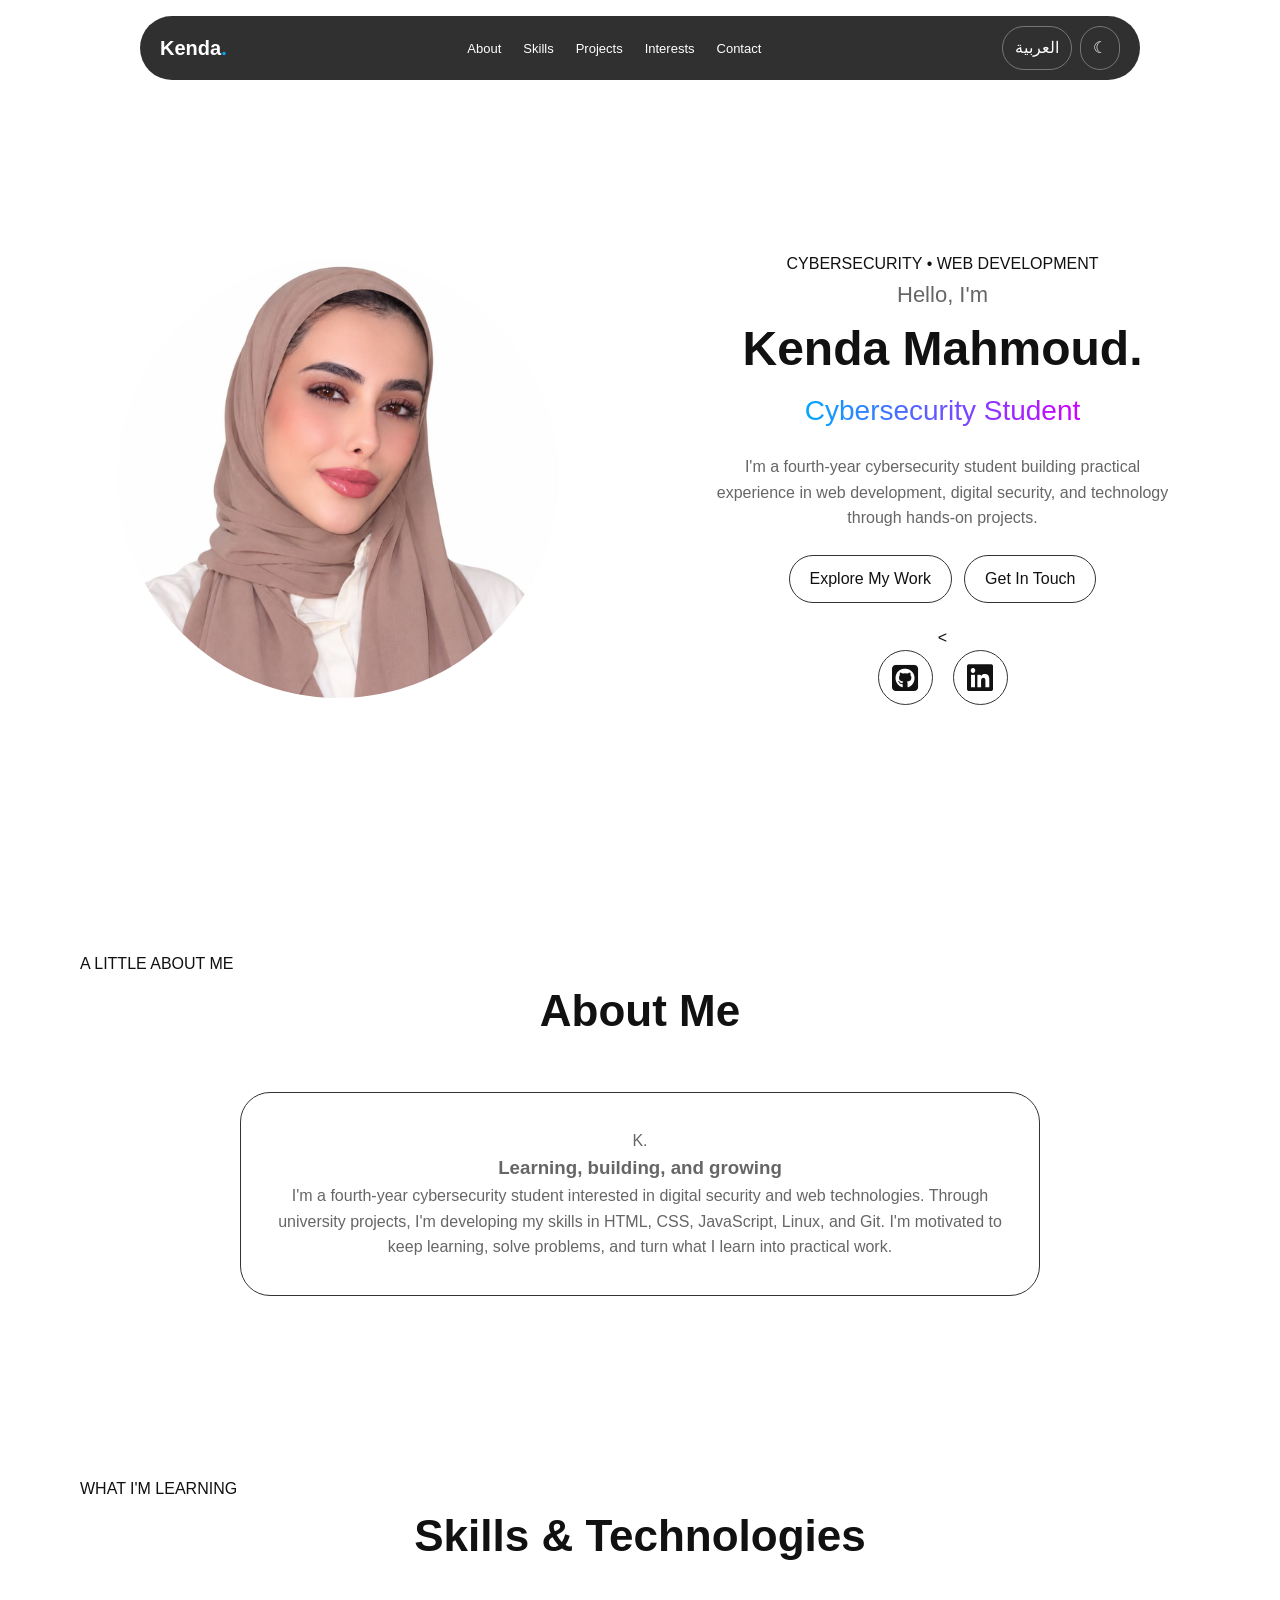
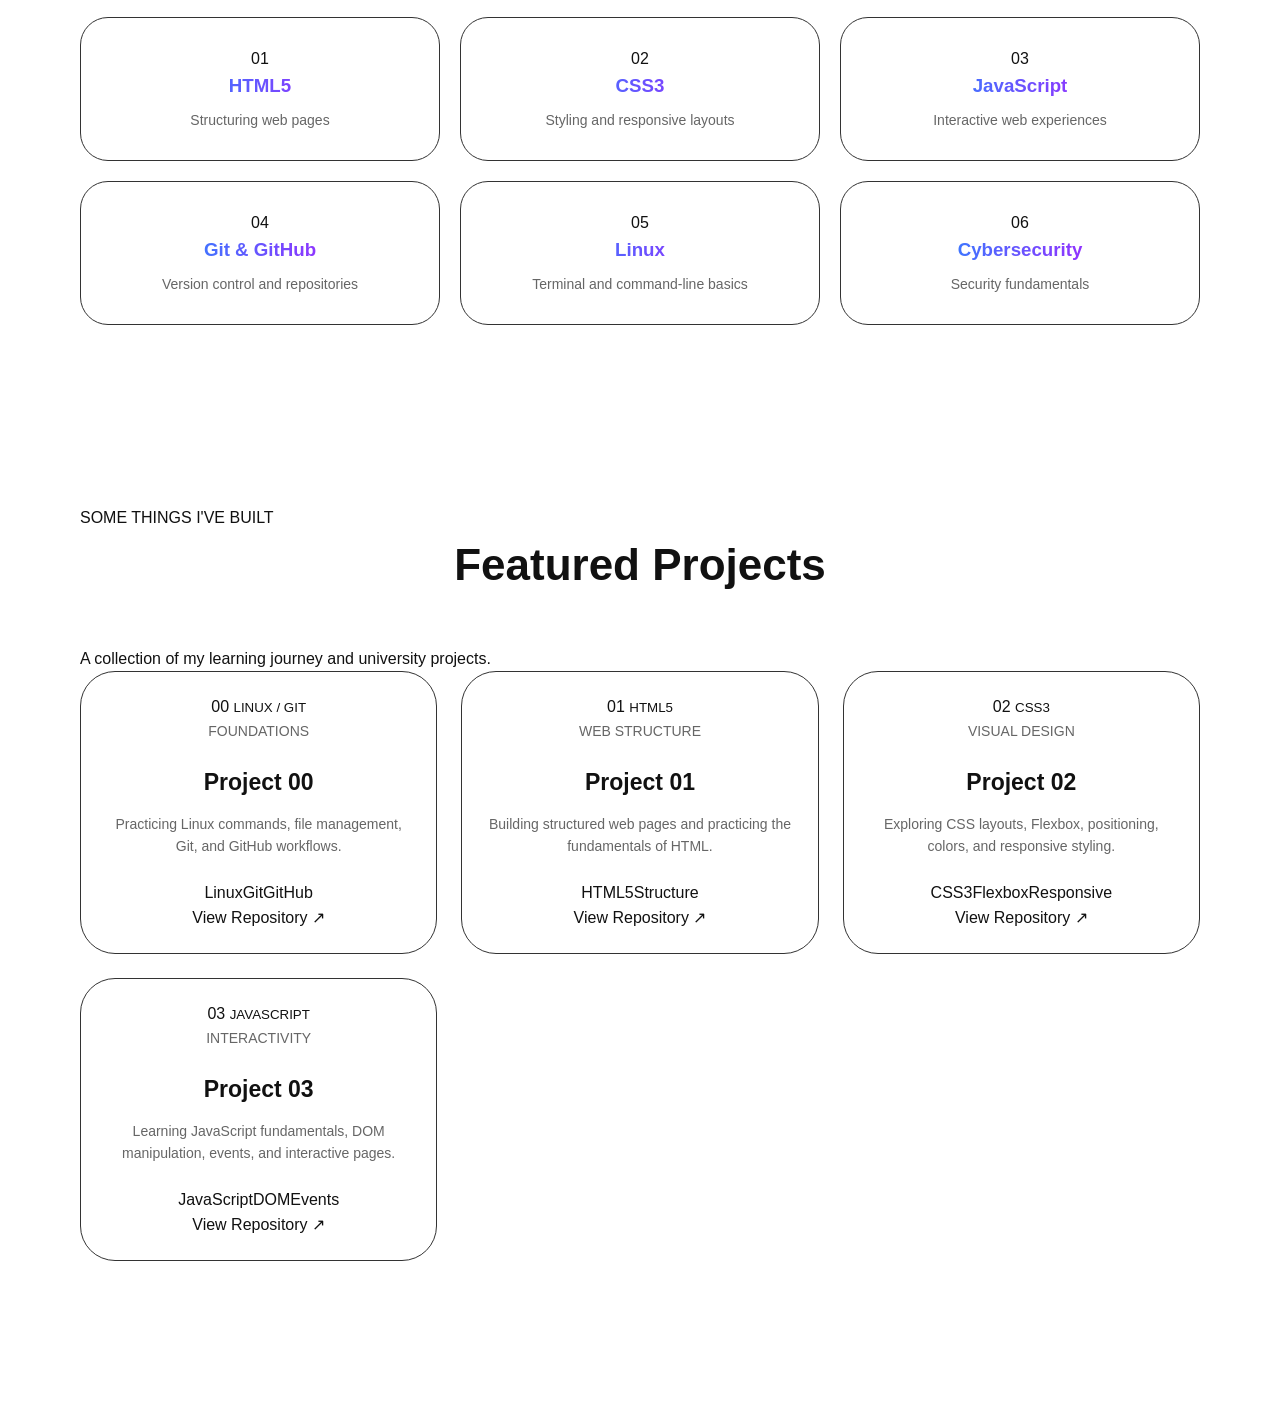
<file: index.html>
<!DOCTYPE html>
<html lang="en">
<head>
  <meta charset="UTF-8">
  <meta name="viewport" content="width=device-width, initial-scale=1.0">
  <meta http-equiv="refresh" content="0; url=ex00/">
  <title>Personal Portfolio</title>
</head>
<body>
  <p>Opening portfolio...</p>
  <a href="ex00/">Open Portfolio</a>
</body>
</html>
</file>
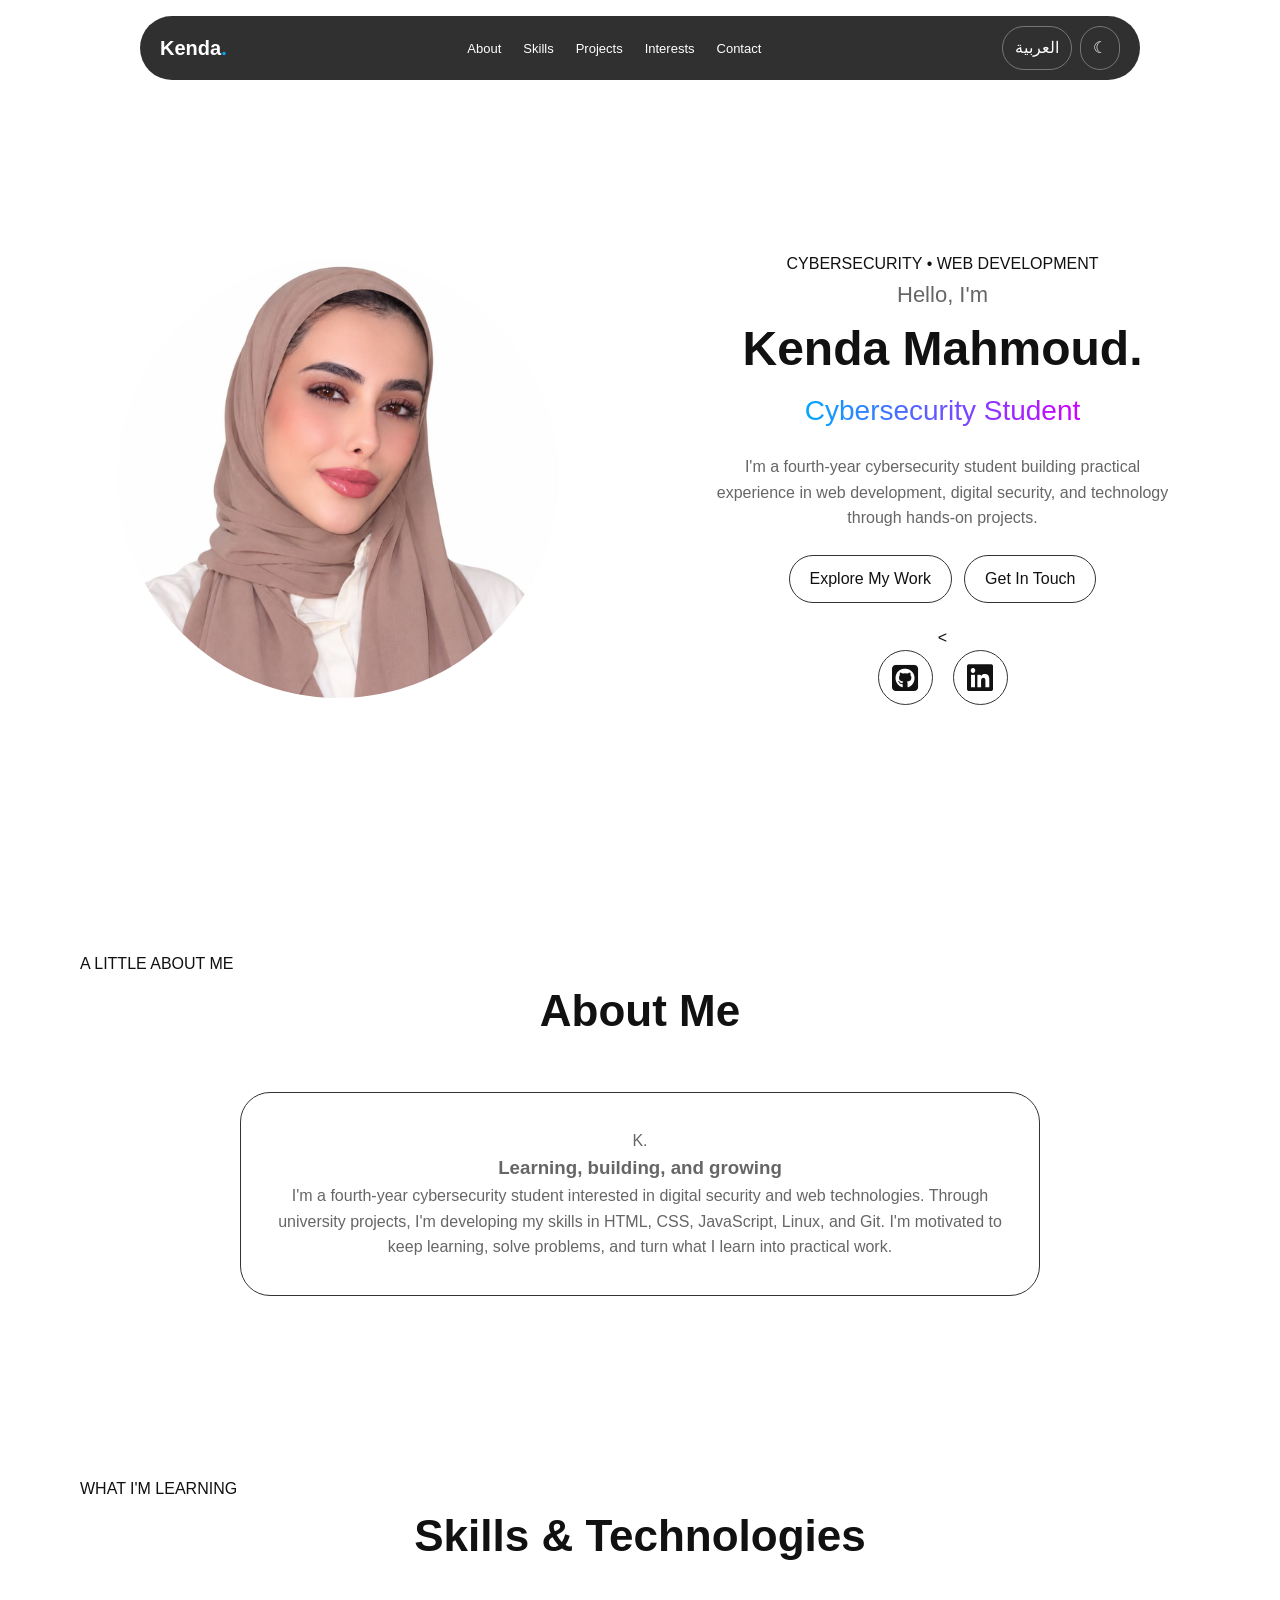
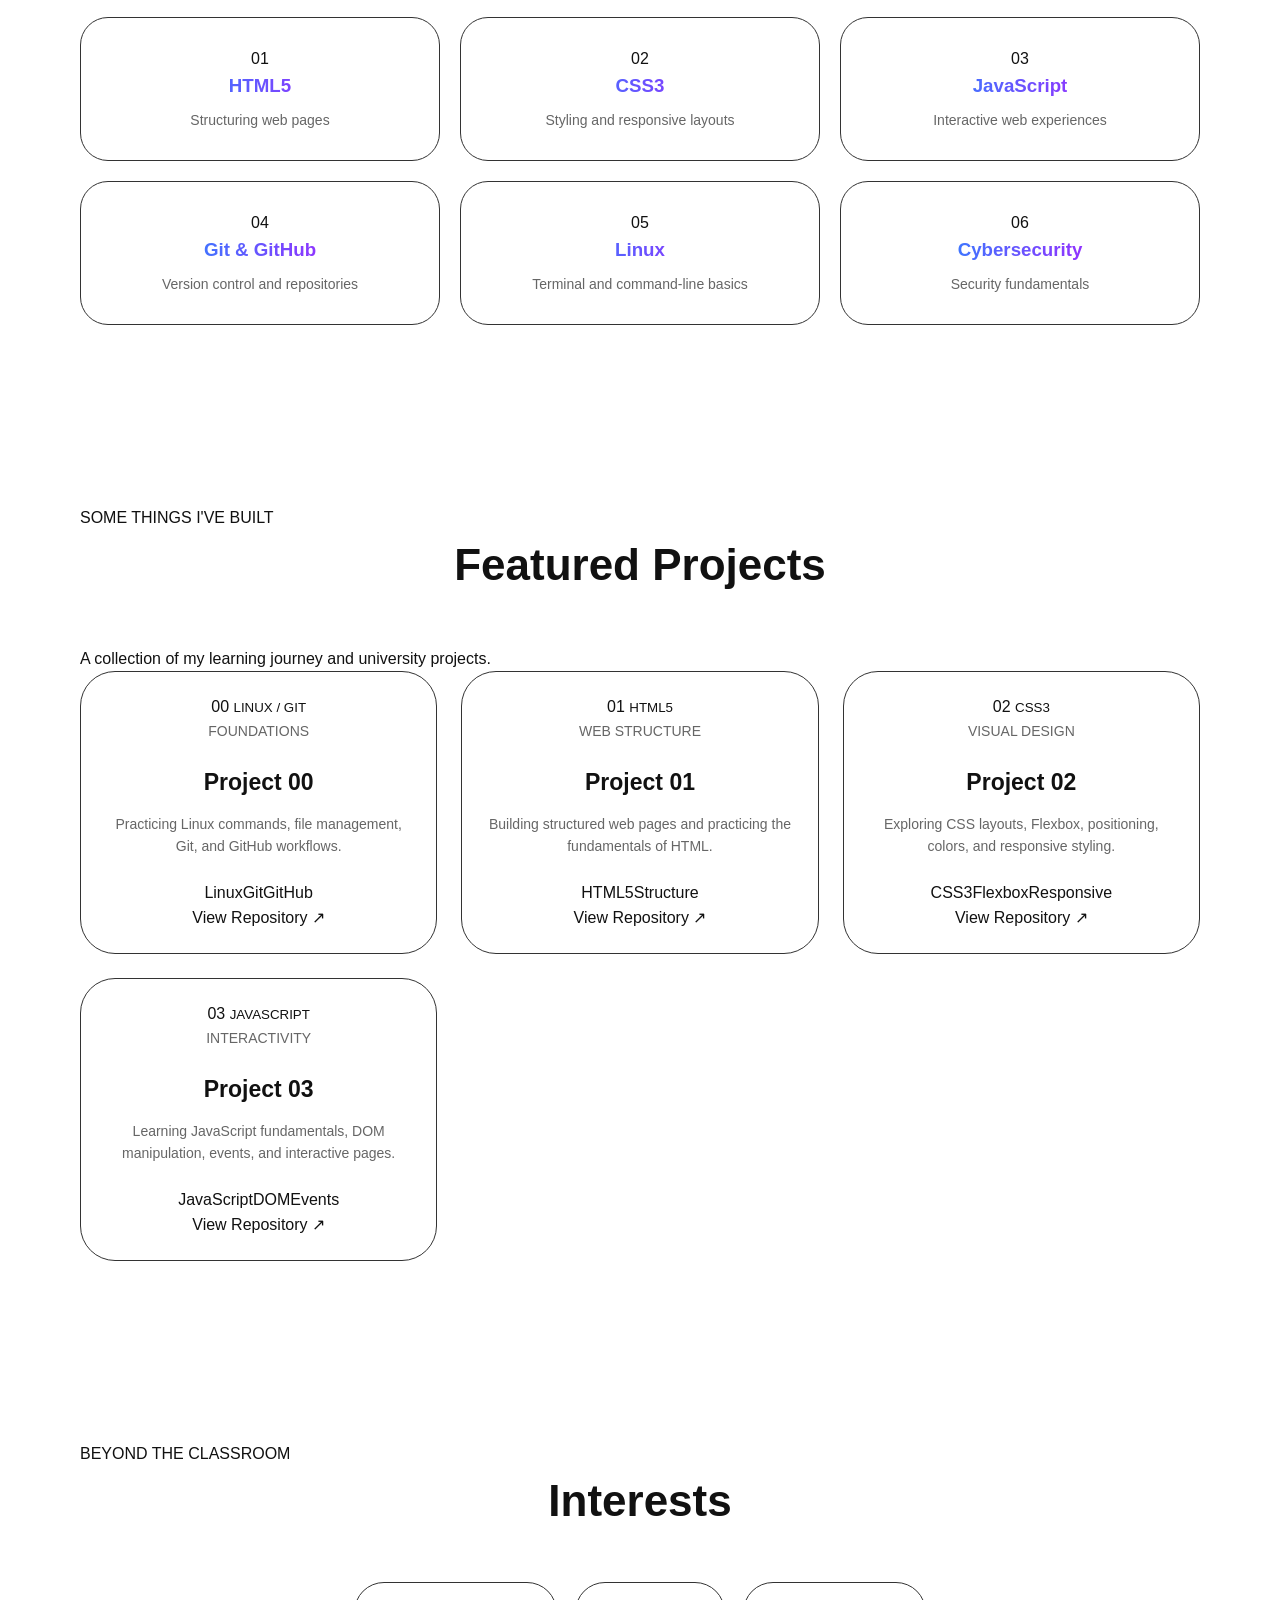
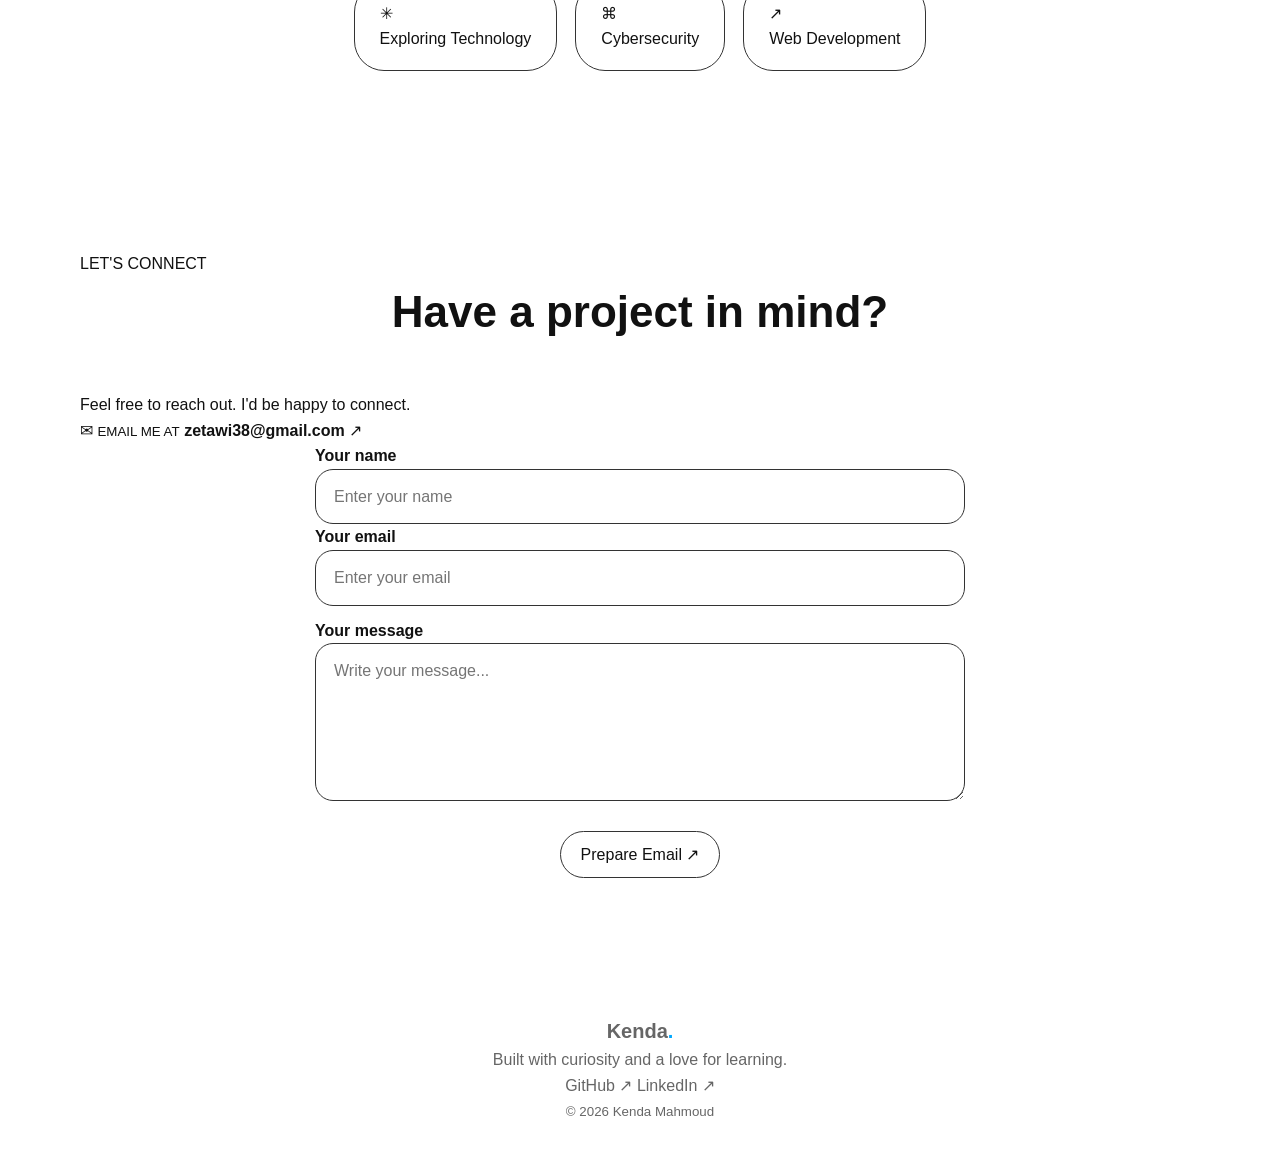
<file: ex00/index.html>
<!DOCTYPE html>
<html lang="en" dir="ltr">
<head>
    <meta charset="UTF-8">
    <meta name="viewport" content="width=device-width, initial-scale=1.0">

    <title>Kenda Mahmoud | Cybersecurity Portfolio</title>
    <meta name="description" content="Kenda Mahmoud's portfolio in cybersecurity and web development.">
<link rel="stylesheet"
      href="https://cdnjs.cloudflare.com/ajax/libs/font-awesome/6.7.2/css/all.min.css">
    <link rel="stylesheet" href="style.css">
    <script src="script.js" defer></script>
</head>

<body>
    <header class="header">
        <nav class="navbar">
            <a href="#home" class="logo">Kenda<span>.</span></a>

            <ul class="nav-links">
                <li><a href="#about" data-en="About" data-ar="من أنا">About</a></li>
                <li><a href="#skills" data-en="Skills" data-ar="المهارات">Skills</a></li>
                <li><a href="#projects" data-en="Projects" data-ar="المشاريع">Projects</a></li>
                <li><a href="#hobbies" data-en="Interests" data-ar="اهتماماتي">Interests</a></li>
                <li><a href="#contact" data-en="Contact" data-ar="التواصل">Contact</a></li>
            </ul>

            <div class="nav-actions">
                <button id="languageButton" class="nav-button" type="button">العربية</button>
                <button id="themeButton" class="theme-button" type="button"
                        aria-label="Change theme" title="Change theme">☾</button>
            </div>
        </nav>
    </header>

    <main>
        <!-- Hero -->
        <section id="home" class="hero">
            <div class="hero-image">
                <div class="image-decoration"></div>
                <img src="assets/profile.jpg" alt="Kenda Mahmoud's profile photo"
                     class="profile-image">
            </div>

            <div class="hero-content">
                <p class="eyebrow"
                   data-en="CYBERSECURITY • WEB DEVELOPMENT"
                   data-ar="الأمن السيبراني • تطوير الويب">
                    CYBERSECURITY • WEB DEVELOPMENT
                </p>

                <p class="intro-text" data-en="Hello, I'm" data-ar="مرحباً، أنا">Hello, I'm</p>

                <h1>Kenda Mahmoud<span>.</span></h1>

                <h2 class="gradient-text"
                    data-en="Cybersecurity Student"
                    data-ar="طالبة أمن سيبراني">
                    Cybersecurity Student
                </h2>

                <p class="hero-description"
                   data-en="I'm a fourth-year cybersecurity student building practical experience in web development, digital security, and technology through hands-on projects."
                   data-ar="أنا طالبة أمن سيبراني في السنة الرابعة، أعمل على تطوير خبرتي العملية في تطوير الويب والأمن الرقمي والتكنولوجيا من خلال المشاريع التطبيقية.">
                    I'm a fourth-year cybersecurity student building practical
                    experience in web development, digital security, and
                    technology through hands-on projects.
                </p>

                <div class="hero-buttons">
                    <a href="#projects" class="button primary-button"
                       data-en="Explore My Work" data-ar="استكشفي مشاريعي">
                        Explore My Work
                    </a>

                    <a href="#contact" class="button secondary-button"
                       data-en="Get In Touch" data-ar="تواصلي معي">
                        Get In Touch
                    </a>
                </div>

                <<div class="social-links">
    <a href="https://github.com/zetawi38-oss"
       target="_blank" rel="noopener noreferrer"
       aria-label="GitHub">
        <i class="fa-brands fa-square-github"></i>
    </a>

    <a href="https://www.linkedin.com/in/kinda-mahmoud-a5b969357"
       target="_blank" rel="noopener noreferrer"
       aria-label="LinkedIn">
        <i class="fa-brands fa-linkedin"></i>
    </a>
</div>
            </div>
        </section>

        <!-- About -->
        <section id="about" class="section">
            <div class="section-heading">
                <p class="eyebrow" data-en="A LITTLE ABOUT ME" data-ar="نبذة عني">A LITTLE ABOUT ME</p>
                <h2 class="section-title" data-en="About Me" data-ar="من أنا">About Me</h2>
            </div>

            <div class="about-card">
                <div class="about-mark">K<span>.</span></div>
                <div>
                    <h3 data-en="Learning, building, and growing"
                        data-ar="أتعلم وأبني وأتطور">
                        Learning, building, and growing
                    </h3>

                    <p data-en="I'm a fourth-year cybersecurity student interested in digital security and web technologies. Through university projects, I'm developing my skills in HTML, CSS, JavaScript, Linux, and Git. I'm motivated to keep learning, solve problems, and turn what I learn into practical work."
                       data-ar="أنا طالبة أمن سيبراني في السنة الرابعة، مهتمة بالأمن الرقمي وتقنيات الويب. أعمل على تطوير مهاراتي في HTML وCSS وJavaScript وLinux وGit من خلال المشاريع الجامعية. أسعى باستمرار للتعلم وحل المشكلات وتحويل المعرفة إلى تطبيق عملي.">
                        I'm a fourth-year cybersecurity student interested in digital
                        security and web technologies. Through university projects,
                        I'm developing my skills in HTML, CSS, JavaScript, Linux,
                        and Git. I'm motivated to keep learning, solve problems,
                        and turn what I learn into practical work.
                    </p>
                </div>
            </div>
        </section>

        <!-- Skills -->
        <section id="skills" class="section">
            <div class="section-heading">
                <p class="eyebrow" data-en="WHAT I'M LEARNING" data-ar="ما أتعلمه">WHAT I'M LEARNING</p>
                <h2 class="section-title" data-en="Skills & Technologies" data-ar="المهارات والتقنيات">Skills & Technologies</h2>
            </div>

            <div class="skills-grid">
                <article class="skill-card">
                    <span class="skill-number">01</span>
                    <h3>HTML5</h3>
                    <p data-en="Structuring web pages" data-ar="بناء هيكل صفحات الويب">Structuring web pages</p>
                </article>

                <article class="skill-card">
                    <span class="skill-number">02</span>
                    <h3>CSS3</h3>
                    <p data-en="Styling and responsive layouts" data-ar="التنسيق والتصميم المتجاوب">Styling and responsive layouts</p>
                </article>

                <article class="skill-card">
                    <span class="skill-number">03</span>
                    <h3>JavaScript</h3>
                    <p data-en="Interactive web experiences" data-ar="إنشاء تفاعلات الويب">Interactive web experiences</p>
                </article>

                <article class="skill-card">
                    <span class="skill-number">04</span>
                    <h3>Git & GitHub</h3>
                    <p data-en="Version control and repositories" data-ar="إدارة الإصدارات والمستودعات">Version control and repositories</p>
                </article>

                <article class="skill-card">
                    <span class="skill-number">05</span>
                    <h3>Linux</h3>
                    <p data-en="Terminal and command-line basics" data-ar="أساسيات الطرفية والأوامر">Terminal and command-line basics</p>
                </article>

                <article class="skill-card">
                    <span class="skill-number">06</span>
                    <h3>Cybersecurity</h3>
                    <p data-en="Security fundamentals" data-ar="أساسيات الأمن السيبراني">Security fundamentals</p>
                </article>
            </div>
        </section>

        <!-- Projects -->
        <section id="projects" class="section">
            <div class="section-heading">
                <p class="eyebrow" data-en="SOME THINGS I'VE BUILT" data-ar="بعض أعمالي">SOME THINGS I'VE BUILT</p>
                <h2 class="section-title" data-en="Featured Projects" data-ar="مشاريعي">Featured Projects</h2>
                <p class="section-description"
                   data-en="A collection of my learning journey and university projects."
                   data-ar="مجموعة من المشاريع التي عملت عليها خلال رحلتي التعليمية والجامعية.">
                    A collection of my learning journey and university projects.
                </p>
            </div>

            <div class="projects-grid">
                <article class="project-card">
                    <div class="project-visual visual-one">
                        <span>00</span>
                        <small>LINUX / GIT</small>
                    </div>
                    <div class="project-info">
                        <p class="project-label" data-en="FOUNDATIONS" data-ar="الأساسيات">FOUNDATIONS</p>
                        <h3>Project 00</h3>
                        <p data-en="Practicing Linux commands, file management, Git, and GitHub workflows."
                           data-ar="التدرب على أوامر Linux وإدارة الملفات واستخدام Git وGitHub.">
                            Practicing Linux commands, file management, Git, and GitHub workflows.
                        </p>
                        <div class="tags"><span>Linux</span><span>Git</span><span>GitHub</span></div>
                        <a class="project-link" href="https://github.com/zetawi38-oss/discovery-web-piscine"
                           target="_blank" rel="noopener noreferrer">
                            <span data-en="View Repository" data-ar="عرض المستودع">View Repository</span> ↗
                        </a>
                    </div>
                </article>

                <article class="project-card">
                    <div class="project-visual visual-two">
                        <span>01</span>
                        <small>HTML5</small>
                    </div>
                    <div class="project-info">
                        <p class="project-label" data-en="WEB STRUCTURE" data-ar="بناء الويب">WEB STRUCTURE</p>
                        <h3>Project 01</h3>
                        <p data-en="Building structured web pages and practicing the fundamentals of HTML."
                           data-ar="إنشاء صفحات ويب منظمة والتدرب على أساسيات HTML.">
                            Building structured web pages and practicing the fundamentals of HTML.
                        </p>
                        <div class="tags"><span>HTML5</span><span>Structure</span></div>
                        <a class="project-link" href="https://github.com/zetawi38-oss/projects01"
                           target="_blank" rel="noopener noreferrer">
                            <span data-en="View Repository" data-ar="عرض المستودع">View Repository</span> ↗
                        </a>
                    </div>
                </article>

                <article class="project-card">
                    <div class="project-visual visual-three">
                        <span>02</span>
                        <small>CSS3</small>
                    </div>
                    <div class="project-info">
                        <p class="project-label" data-en="VISUAL DESIGN" data-ar="التصميم المرئي">VISUAL DESIGN</p>
                        <h3>Project 02</h3>
                        <p data-en="Exploring CSS layouts, Flexbox, positioning, colors, and responsive styling."
                           data-ar="تطبيق تخطيطات CSS وFlexbox وتحديد المواقع والألوان والتصميم المتجاوب.">
                            Exploring CSS layouts, Flexbox, positioning, colors, and responsive styling.
                        </p>
                        <div class="tags"><span>CSS3</span><span>Flexbox</span><span>Responsive</span></div>
                        <a class="project-link" href="https://github.com/zetawi38-oss/projects02"
                           target="_blank" rel="noopener noreferrer">
                            <span data-en="View Repository" data-ar="عرض المستودع">View Repository</span> ↗
                        </a>
                    </div>
                </article>

                <article class="project-card">
                    <div class="project-visual visual-four">
                        <span>03</span>
                        <small>JAVASCRIPT</small>
                    </div>
                    <div class="project-info">
                        <p class="project-label" data-en="INTERACTIVITY" data-ar="التفاعل">INTERACTIVITY</p>
                        <h3>Project 03</h3>
                        <p data-en="Learning JavaScript fundamentals, DOM manipulation, events, and interactive pages."
                           data-ar="تعلم أساسيات JavaScript والتعامل مع DOM والأحداث وصفحات الويب التفاعلية.">
                            Learning JavaScript fundamentals, DOM manipulation, events, and interactive pages.
                        </p>
                        <div class="tags"><span>JavaScript</span><span>DOM</span><span>Events</span></div>
                        <a class="project-link" href="https://github.com/zetawi38-oss/projects03"
                           target="_blank" rel="noopener noreferrer">
                            <span data-en="View Repository" data-ar="عرض المستودع">View Repository</span> ↗
                        </a>
                    </div>
                </article>
            </div>
        </section>

        <!-- Interests -->
        <section id="hobbies" class="section">
            <div class="section-heading">
                <p class="eyebrow" data-en="BEYOND THE CLASSROOM" data-ar="خارج قاعة الدراسة">BEYOND THE CLASSROOM</p>
                <h2 class="section-title" data-en="Interests" data-ar="اهتماماتي">Interests</h2>
            </div>

            <div class="hobbies-list">
                <div class="hobby-card"><span>✳</span><p data-en="Exploring Technology" data-ar="استكشاف التكنولوجيا">Exploring Technology</p></div>
                <div class="hobby-card"><span>⌘</span><p data-en="Cybersecurity" data-ar="الأمن السيبراني">Cybersecurity</p></div>
                <div class="hobby-card"><span>↗</span><p data-en="Web Development" data-ar="تطوير الويب">Web Development</p></div>
            </div>
        </section>

        <!-- Contact -->
        <section id="contact" class="section contact-section">
            <div class="section-heading">
                <p class="eyebrow" data-en="LET'S CONNECT" data-ar="لنتواصل">LET'S CONNECT</p>
                <h2 class="section-title" data-en="Have a project in mind?" data-ar="هل لديك فكرة أو مشروع؟">
                    Have a project in mind?
                </h2>
                <p class="section-description"
                   data-en="Feel free to reach out. I'd be happy to connect."
                   data-ar="يسعدني التواصل معك، لا تتردد في مراسلتي.">
                    Feel free to reach out. I'd be happy to connect.
                </p>
            </div>

            <a class="email-card" href="mailto:zetawi38@gmail.com">
                <span class="email-icon">✉</span>
                <span>
                    <small data-en="EMAIL ME AT" data-ar="راسليني عبر البريد">EMAIL ME AT</small>
                    <strong>zetawi38@gmail.com</strong>
                </span>
                <span class="email-arrow">↗</span>
            </a>

            <form id="contactForm" class="contact-form">
                <div class="form-row">
                    <div class="form-field">
                        <label for="name" data-en="Your name" data-ar="اسمك">Your name</label>
                        <input type="text" id="name" name="name" required
                               data-placeholder-en="Enter your name"
                               data-placeholder-ar="اكتبي اسمك"
                               placeholder="Enter your name">
                    </div>

                    <div class="form-field">
                        <label for="email" data-en="Your email" data-ar="بريدك الإلكتروني">Your email</label>
                        <input type="email" id="email" name="email" required
                               data-placeholder-en="Enter your email"
                               data-placeholder-ar="اكتبي بريدك الإلكتروني"
                               placeholder="Enter your email">
                    </div>
                </div>

                <div class="form-field">
                    <label for="message" data-en="Your message" data-ar="رسالتك">Your message</label>
                    <textarea id="message" name="message" rows="5" required
                              data-placeholder-en="Write your message..."
                              data-placeholder-ar="اكتبي رسالتك هنا..."
                              placeholder="Write your message..."></textarea>
                </div>

                <button type="submit" class="button primary-button form-button"
                        data-en="Prepare Email ↗" data-ar="تجهيز البريد ↗">
                    Prepare Email ↗
                </button>

                <p id="formStatus" class="form-status" role="status" aria-live="polite"></p>
            </form>
        </section>
    </main>

    <footer class="footer">
        <a href="#home" class="logo">Kenda<span>.</span></a>

        <p data-en="Built with curiosity and a love for learning."
           data-ar="صُنع بشغف وحب للتعلم.">
            Built with curiosity and a love for learning.
        </p>

        <div class="footer-socials">
            <a href="https://github.com/zetawi38-oss" target="_blank"
               rel="noopener noreferrer">GitHub ↗</a>
            <a href="https://www.linkedin.com/in/kinda-mahmoud-a5b969357"
               target="_blank" rel="noopener noreferrer">LinkedIn ↗</a>
        </div>

        <small>© <span id="year">2026</span> Kenda Mahmoud</small>
    </footer>
</body>
</html>
</file>
<file: ex00/style.css>
/* ===== General Settings ===== */
* {
    margin: 0;
    padding: 0;
    box-sizing: border-box;
}

:root {
    --background: #ffffff;
    --text: #111111;
    --card-background: #ffffff;
    --border: #333333;
    --muted: #666666;
    --gradient: linear-gradient(90deg, #00a8ff, #d000ff);
}

body {
    font-family: Arial, Helvetica, sans-serif;
    background-color: var(--background);
    color: var(--text);
    line-height: 1.6;
    transition: background-color 0.3s ease, color 0.3s ease;
}

a {
    color: inherit;
    text-decoration: none;
}

button,
input,
textarea {
    font: inherit;
}

button,
a {
    -webkit-tap-highlight-color: transparent;
}

/* ===== Dark Theme ===== */
body.dark-theme {
    --background: #171717;
    --text: #f5f5f5;
    --card-background: #222222;
    --border: #aaaaaa;
    --muted: #cccccc;
}

/* ===== Navigation ===== */
.header {
    width: 100%;
    padding: 16px 5%;
    position: sticky;
    top: 0;
    z-index: 100;
    background-color: var(--background);
}

.navbar {
    max-width: 1000px;
    margin: 0 auto;
    padding: 10px 20px;
    display: flex;
    align-items: center;
    justify-content: space-between;
    gap: 20px;
    background-color: #303030;
    color: white;
    border-radius: 50px;
}

.logo {
    font-size: 20px;
    font-weight: bold;
    white-space: nowrap;
}

.logo span {
    color: #00a8ff;
}

.nav-links {
    display: flex;
    align-items: center;
    gap: 22px;
    list-style: none;
}

.nav-links a {
    font-size: 13px;
    transition: color 0.2s ease;
}

.nav-links a:hover {
    color: #8c72ff;
}

.nav-actions {
    display: flex;
    align-items: center;
    gap: 8px;
}

.nav-actions button {
    padding: 8px 12px;
    border: 1px solid #777777;
    border-radius: 25px;
    background: transparent;
    color: white;
    cursor: pointer;
}

#languageButton:hover,
#themeButton:hover {
    background-color: #505050;
}


.hero {
    min-height: 85vh;
    max-width: 1200px;
    margin: 0 auto;
    padding: 60px 40px;
    display: flex;
    align-items: center;
    justify-content: center;
    gap: 90px;
}

.hero-image {
    flex: 1;
    display: flex;
    justify-content: center;
}

.profile-image {
    width: min(100%, 440px);
    aspect-ratio: 1;
    object-fit: cover;
    border-radius: 50%;
}

.hero-content {
    flex: 1;
    text-align: center;
}

.intro-text {
    font-size: 22px;
    color: var(--muted);
    margin-bottom: 8px;
}

.hero-content h1 {
    font-size: clamp(32px, 4vw, 48px);
    line-height: 1.2;
    margin-bottom: 12px;
}

.gradient-text {
    display: inline-block;
    font-size: clamp(20px, 2.5vw, 28px);
    font-weight: 500;
    background: var(--gradient);
    color: transparent;
    background-clip: text;
    -webkit-background-clip: text;
    margin-bottom: 20px;
}

.hero-description {
    max-width: 460px;
    margin: 0 auto 24px;
    color: var(--muted);
}

.hero-buttons {
    display: flex;
    justify-content: center;
    flex-wrap: wrap;
    gap: 12px;
    margin-bottom: 22px;
}

.button {
    display: inline-flex;
    align-items: center;
    justify-content: center;
    padding: 10px 20px;
    border: 1.5px solid var(--border);
    border-radius: 30px;
    background: transparent;
    color: var(--text);
    cursor: pointer;
    transition: background-color 0.25s ease,
                color 0.25s ease,
                transform 0.25s ease;
}

.button:hover {
    background-color: var(--text);
    color: var(--background);
    transform: translateY(-2px);
}

.social-links {
    display: flex;
    justify-content: center;
    gap: 20px;
}

.social-links a {
    width: 55px;
    height: 55px;
    display: grid;
    place-items: center;
    border: 1px solid var(--border);
    border-radius: 50%;
    font-size: 30px;
    font-weight: bold;
    transition: 0.2s ease;
}

.social-links a i {
    font-size: 30px;
}

.social-links a:hover {
    color: #8c45ff;
    transform: translateY(-3px);
}
.section {
    max-width: 1200px;
    margin: 0 auto;
    padding: 90px 40px;
    scroll-margin-top: 100px;
}

.section-title {
    text-align: center;
    font-size: clamp(30px, 4vw, 44px);
    margin-bottom: 45px;
}

/* ===== About ===== */
.about-card {
    max-width: 800px;
    margin: 0 auto;
    padding: 35px;
    border: 1.5px solid var(--border);
    border-radius: 30px;
    background-color: var(--card-background);
    color: var(--muted);
    text-align: center;
}

/* ===== Skills ===== */
.skills-grid {
    display: grid;
    grid-template-columns: repeat(3, minmax(0, 1fr));
    gap: 20px;
}

.skill-card {
    padding: 28px 20px;
    border: 1.5px solid var(--border);
    border-radius: 28px;
    background-color: var(--card-background);
    text-align: center;
    transition: transform 0.25s ease,
                background-color 0.3s ease;
}

.skill-card:hover {
    transform: translateY(-5px);
}

.skill-card h3 {
    margin-bottom: 8px;
    background: var(--gradient);
    color: transparent;
    background-clip: text;
    -webkit-background-clip: text;
}

.skill-card p {
    color: var(--muted);
    font-size: 14px;
}

/* ===== Projects ===== */
.projects-grid {
    display: grid;
    grid-template-columns: repeat(3, minmax(0, 1fr));
    gap: 24px;
    align-items: stretch;
}

.project-card {
    padding: 22px;
    display: flex;
    flex-direction: column;
    align-items: center;
    border: 1.5px solid var(--border);
    border-radius: 35px;
    background-color: var(--card-background);
    text-align: center;
    transition: transform 0.25s ease,
                background-color 0.3s ease,
                color 0.3s ease;
}

.project-card:hover {
    transform: translateY(-5px);
}

.project-image {
    width: 100%;
    min-height: 150px;
    display: flex;
    align-items: center;
    justify-content: center;
    margin-bottom: 18px;
    border-radius: 15px;
    background: var(--gradient);
    color: white;
    font-size: 48px;
    font-weight: bold;
}

.project-card h3 {
    font-size: 23px;
    margin-bottom: 12px;
}

.project-card p {
    color: var(--muted);
    font-size: 14px;
    margin-bottom: 22px;
    flex-grow: 1;
}

.project-card .button {
    margin-top: auto;
}

/* ===== Hobbies ===== */
.hobbies-list {
    display: flex;
    justify-content: center;
    flex-wrap: wrap;
    gap: 18px;
}

.hobby-card {
    padding: 18px 25px;
    border: 1.5px solid var(--border);
    border-radius: 30px;
    background-color: var(--card-background);
    transition: transform 0.25s ease;
}

.hobby-card:hover {
    transform: translateY(-4px);
}

/* ===== Contact Form ===== */
.contact-form {
    max-width: 650px;
    margin: 0 auto;
    display: flex;
    flex-direction: column;
    gap: 12px;
}

.contact-form label {
    font-weight: bold;
}

.contact-form input,
.contact-form textarea {
    width: 100%;
    padding: 14px 18px;
    border: 1.5px solid var(--border);
    border-radius: 18px;
    background-color: var(--card-background);
    color: var(--text);
    outline: none;
}

.contact-form input:focus,
.contact-form textarea:focus {
    border-color: #8c45ff;
}

.contact-form textarea {
    resize: vertical;
}

.contact-form .button {
    align-self: center;
    margin-top: 10px;
}

#formStatus {
    text-align: center;
    color: var(--muted);
}

/* ===== Footer ===== */
.footer {
    padding: 35px 20px;
    text-align: center;
    color: var(--muted);
}

.footer-links {
    display: flex;
    justify-content: center;
    flex-wrap: wrap;
    gap: 25px;
    margin-bottom: 20px;
}

.footer-links a {
    color: var(--text);
    font-weight: bold;
    font-size: 14px;
}

.footer-links a:hover {
    color: #8c45ff;
}

/* ===== Arabic Layout ===== */
html[dir="rtl"] body {
    font-family: Tahoma, Arial, sans-serif;
}

html[dir="rtl"] .hero {
    direction: rtl;
}

/* ===== Responsive Design ===== */
@media (max-width: 900px) {
    .navbar {
        flex-wrap: wrap;
        justify-content: center;
        border-radius: 28px;
    }

    .nav-links {
        justify-content: center;
        flex-wrap: wrap;
        gap: 14px;
    }

    .hero {
        gap: 35px;
        padding: 50px 25px;
    }

    .profile-image {
        max-width: 340px;
    }

    .skills-grid {
        grid-template-columns: repeat(2, minmax(0, 1fr));
    }

    .projects-grid {
        grid-template-columns: repeat(2, minmax(0, 1fr));
    }
}

@media (max-width: 600px) {
    .header {
        padding: 12px;
    }

    .navbar {
        gap: 14px;
        padding: 14px;
    }

    .nav-links {
        gap: 12px;
    }

    .nav-links a {
        font-size: 12px;
    }

    .nav-actions button {
        padding: 6px 10px;
        font-size: 12px;
    }

    .hero {
        min-height: auto;
        flex-direction: column;
        gap: 30px;
        padding: 50px 22px 70px;
    }

    .profile-image {
        width: min(75vw, 300px);
    }

    .hero-content h1 {
        font-size: 34px;
    }

    .hero-description {
        font-size: 14px;
    }

    .section {
        padding: 65px 22px;
        scroll-margin-top: 160px;
    }

    .section-title {
        margin-bottom: 30px;
    }

    .skills-grid,
    .projects-grid {
        grid-template-columns: 1fr;
    }

    .skill-card {
        padding: 24px 18px;
    }

    .project-card {
        padding: 22px;
    }

    .about-card {
        padding: 25px 20px;
    }

    .footer-links {
        gap: 16px;
    }
}
</file>
